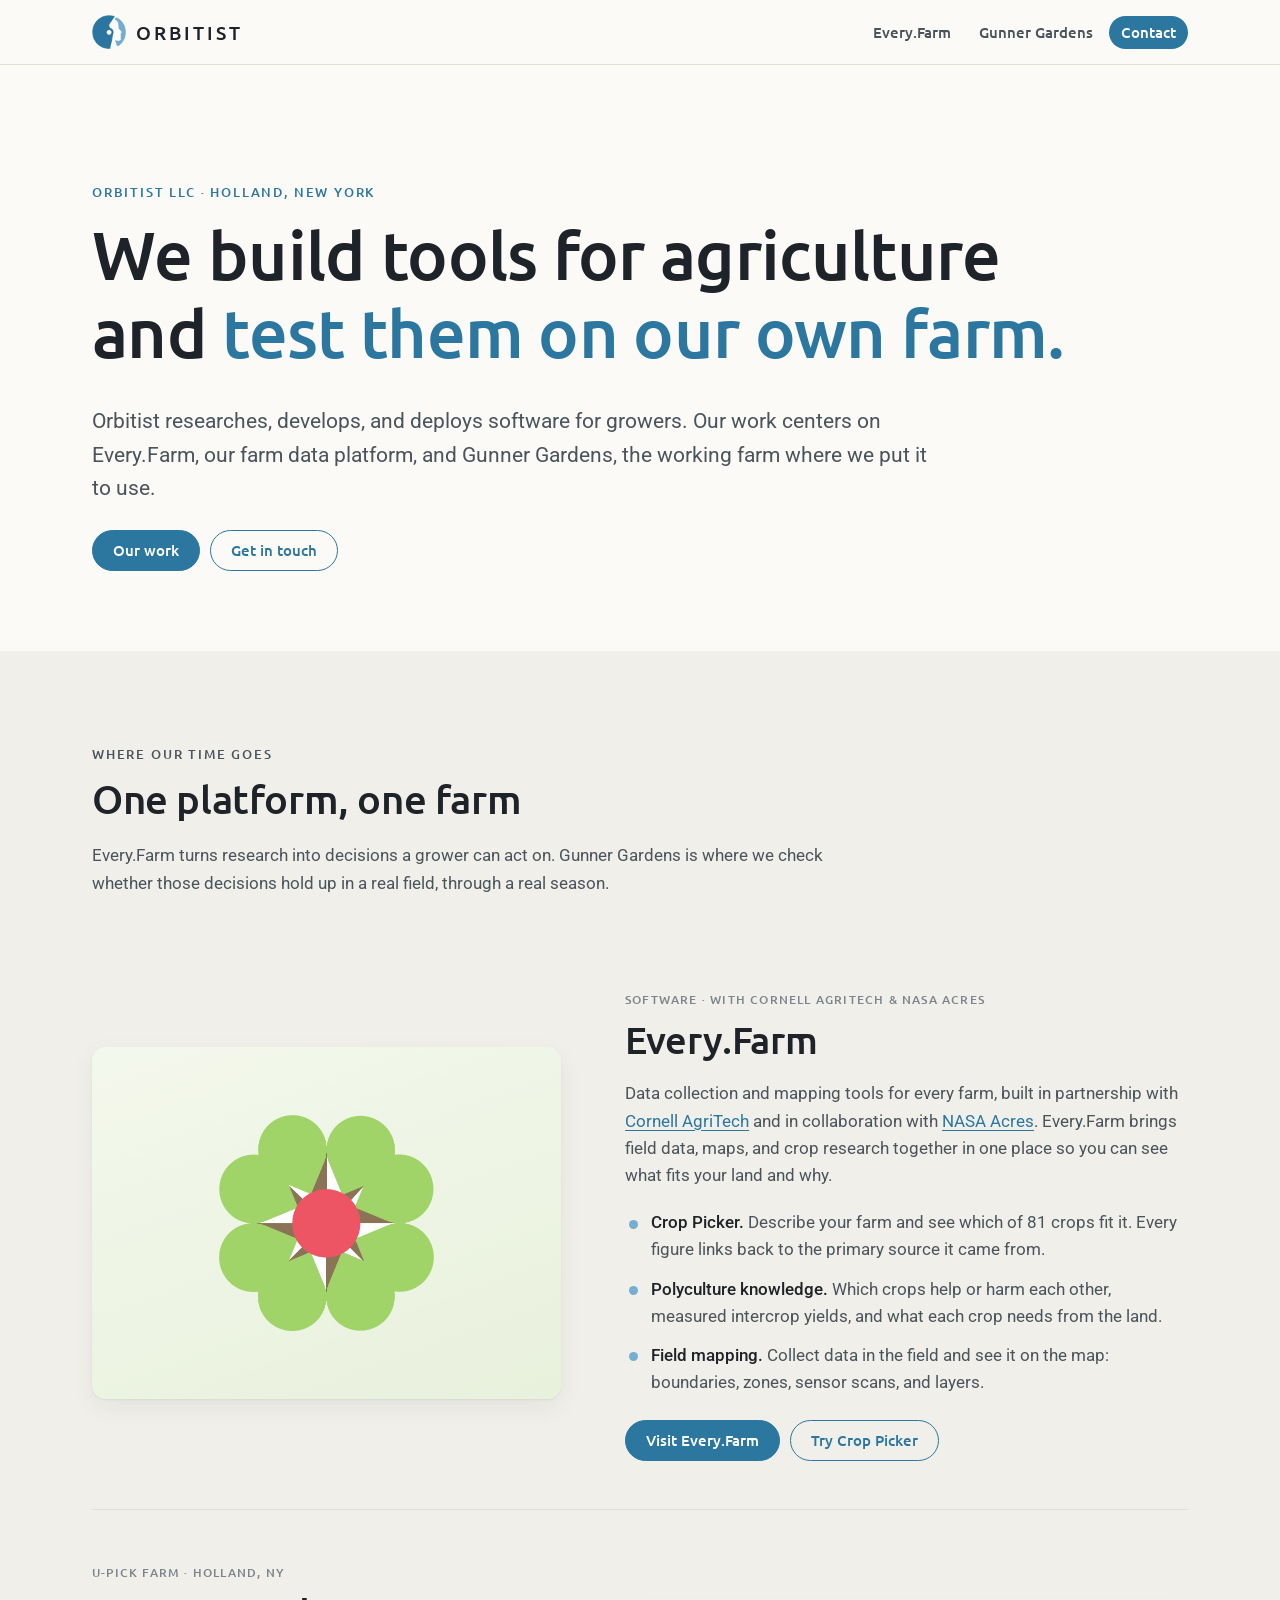
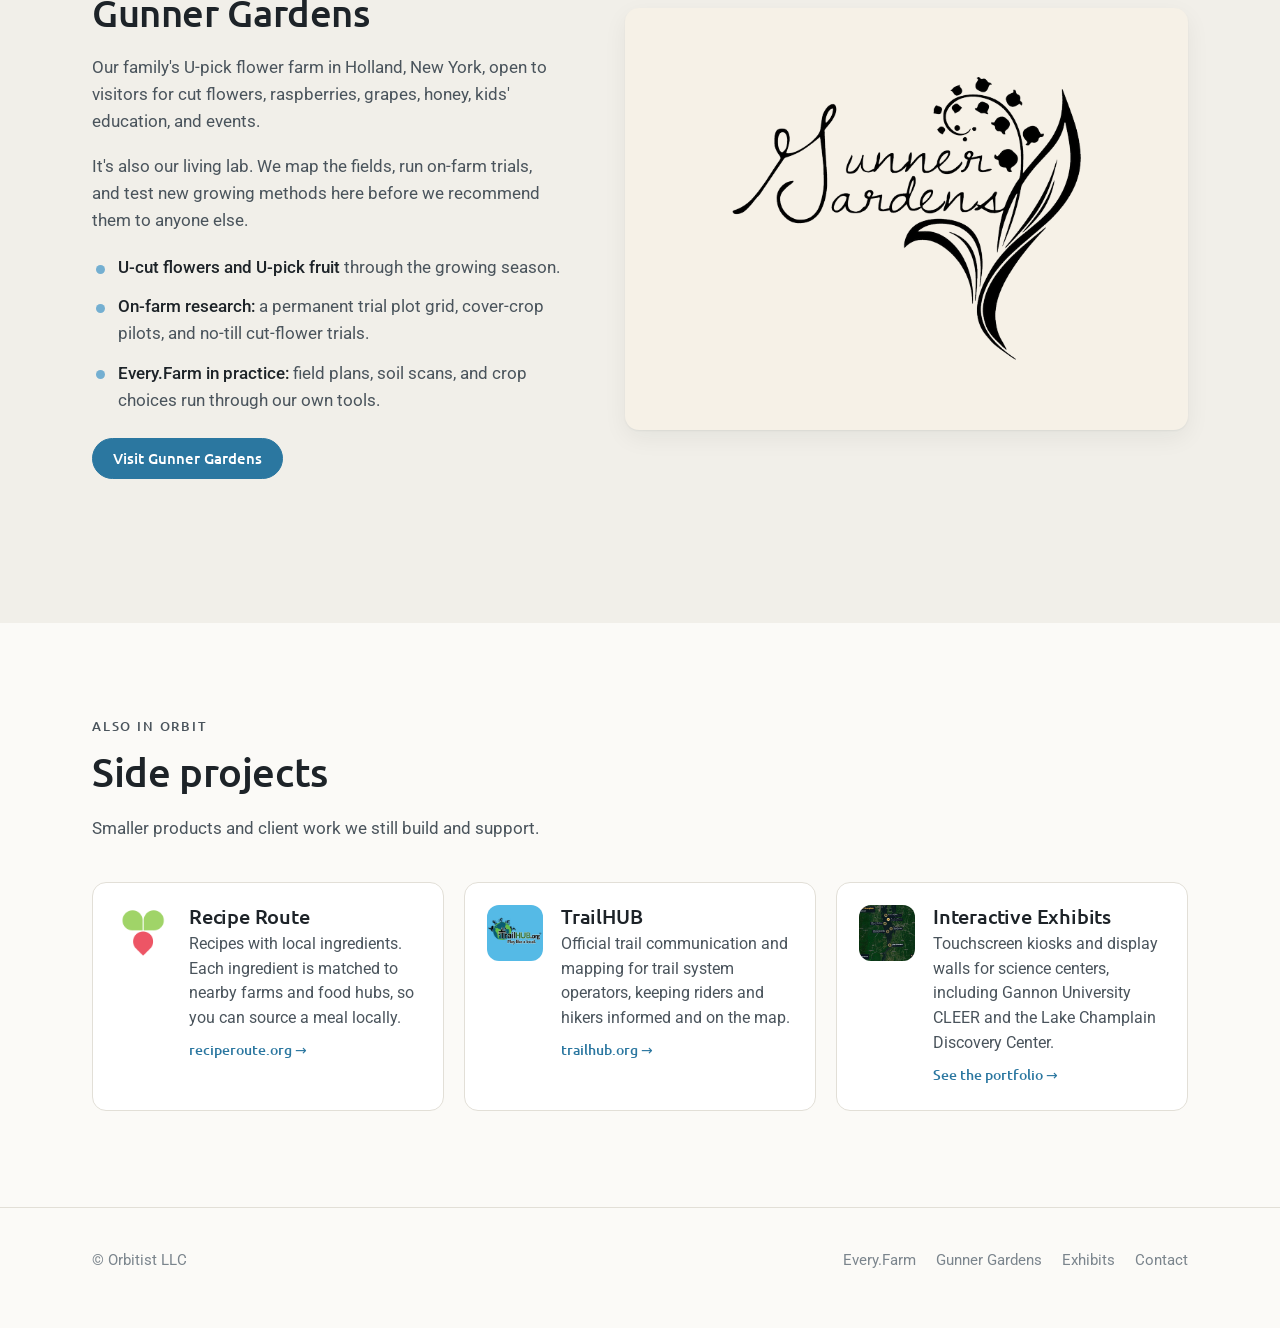
<file: orbitist.com/index.html>
<!doctype html>
<html lang="en">
<head>
  <meta charset="utf-8">
  <meta name="viewport" content="width=device-width, initial-scale=1">
  <title>Orbitist</title>
  <meta name="description" content="Orbitist researches, develops, and deploys tools for agriculture: Every.Farm, Gunner Gardens, and interactive exhibits for science centers.">
  <meta property="og:site_name" content="Orbitist">
  <meta property="og:title" content="Orbitist: tools for agriculture">
  <meta property="og:description" content="Every.Farm, Gunner Gardens, and interactive exhibits for science centers.">
  <meta property="og:url" content="https://orbitist.com/">
  <meta property="og:type" content="website">
  <meta property="og:image" content="https://orbitist.com/images/signage/great-lakes-shipwrecks.webp">
  <link rel="canonical" href="https://orbitist.com/">
  <link rel="icon" type="image/png" href="images/favicon.png">
  <link rel="preconnect" href="https://fonts.googleapis.com">
  <link rel="preconnect" href="https://fonts.gstatic.com" crossorigin>
  <link href="https://fonts.googleapis.com/css2?family=Roboto:wght@400;500&family=Ubuntu:wght@400;500&display=swap" rel="stylesheet">
  <link rel="stylesheet" href="css/site.css">
</head>
<body>

<header class="site-header">
  <div class="wrap">
    <a class="brand" href="index.html" aria-label="Orbitist home">
      <img src="images/orbitist-mark.webp" alt="" width="34" height="34">
      <span>Orbitist</span>
    </a>
    <nav class="site-nav" aria-label="Main">
      <a class="nav-optional" href="#every-farm">Every.Farm</a>
      <a class="nav-optional" href="#gunner-gardens">Gunner Gardens</a>
      <a class="nav-cta" href="contact.html">Contact</a>
    </nav>
  </div>
</header>

<main>
  <div class="hero">
    <div class="wrap">
      <p class="eyebrow">Orbitist LLC · Holland, New York</p>
      <h1>We build tools for agriculture and <em>test them on our own farm.</em></h1>
      <p class="lede">Orbitist researches, develops, and deploys software for growers. Our work centers on Every.Farm, our farm data platform, and Gunner Gardens, the working farm where we put it to use.</p>
      <div class="btn-row">
        <a class="btn solid" href="#every-farm">Our work</a>
        <a class="btn" href="contact.html">Get in touch</a>
      </div>
    </div>
  </div>

  <section class="alt" id="focus" aria-labelledby="focus-title">
    <div class="wrap">
      <div class="section-head">
        <p class="eyebrow">Where our time goes</p>
        <h2 id="focus-title">One platform, one farm</h2>
        <p>Every.Farm turns research into decisions a grower can act on. Gunner Gardens is where we check whether those decisions hold up in a real field, through a real season.</p>
      </div>

      <article class="feature" id="every-farm">
        <div class="feature-art ef">
          <img src="images/every_farm.png" alt="Every.Farm logo" width="841" height="842">
        </div>
        <div>
          <span class="tag">Software · With Cornell AgriTech &amp; NASA Acres</span>
          <h3>Every.Farm</h3>
          <p>Data collection and mapping tools for every farm, built in partnership with <a href="https://cals.cornell.edu/cornell-agritech">Cornell AgriTech</a> and in collaboration with <a href="https://www.nasaacres.org/">NASA Acres</a>. Every.Farm brings field data, maps, and crop research together in one place so you can see what fits your land and why.</p>
          <ul class="points">
            <li><strong>Crop Picker.</strong> Describe your farm and see which of 81 crops fit it. Every figure links back to the primary source it came from.</li>
            <li><strong>Polyculture knowledge.</strong> Which crops help or harm each other, measured intercrop yields, and what each crop needs from the land.</li>
            <li><strong>Field mapping.</strong> Collect data in the field and see it on the map: boundaries, zones, sensor scans, and layers.</li>
          </ul>
          <div class="btn-row">
            <a class="btn solid" href="https://every.farm">Visit Every.Farm</a>
            <a class="btn" href="https://crops.every.farm">Try Crop Picker</a>
          </div>
        </div>
      </article>

      <article class="feature flip" id="gunner-gardens">
        <div class="feature-art gg">
          <img src="images/gunner-gardens-logo.png" alt="Gunner Gardens logo" width="500" height="405">
        </div>
        <div>
          <span class="tag">U-pick farm · Holland, NY</span>
          <h3>Gunner Gardens</h3>
          <p>Our family's U-pick flower farm in Holland, New York, open to visitors for cut flowers, raspberries, grapes, honey, kids' education, and events.</p>
          <p>It's also our living lab. We map the fields, run on-farm trials, and test new growing methods here before we recommend them to anyone else.</p>
          <ul class="points">
            <li><strong>U-cut flowers and U-pick fruit</strong> through the growing season.</li>
            <li><strong>On-farm research:</strong> a permanent trial plot grid, cover-crop pilots, and no-till cut-flower trials.</li>
            <li><strong>Every.Farm in practice:</strong> field plans, soil scans, and crop choices run through our own tools.</li>
          </ul>
          <div class="btn-row">
            <a class="btn solid" href="https://gunnergardens.com">Visit Gunner Gardens</a>
          </div>
        </div>
      </article>
    </div>
  </section>

  <section id="projects" aria-labelledby="projects-title">
    <div class="wrap">
      <div class="section-head">
        <p class="eyebrow">Also in orbit</p>
        <h2 id="projects-title">Side projects</h2>
        <p>Smaller products and client work we still build and support.</p>
      </div>
      <div class="cards">
        <a class="card" href="https://reciperoute.org">
          <img src="images/recipe-route-mark.png" alt="" width="56" height="56">
          <div>
            <h3>Recipe Route</h3>
            <p>Recipes with local ingredients. Each ingredient is matched to nearby farms and food hubs, so you can source a meal locally.</p>
            <span class="go">reciperoute.org →</span>
          </div>
        </a>
        <a class="card" href="https://trailhub.org">
          <img src="images/trailhub-logo.png" alt="" width="56" height="56">
          <div>
            <h3>TrailHUB</h3>
            <p>Official trail communication and mapping for trail system operators, keeping riders and hikers informed and on the map.</p>
            <span class="go">trailhub.org →</span>
          </div>
        </a>
        <a class="card" href="signage/" id="exhibits">
          <img class="thumb" src="images/signage/champlain-shipwrecks.webp" alt="" width="56" height="56">
          <div>
            <h3>Interactive Exhibits</h3>
            <p>Touchscreen kiosks and display walls for science centers, including Gannon University CLEER and the Lake Champlain Discovery Center.</p>
            <span class="go">See the portfolio →</span>
          </div>
        </a>
      </div>
    </div>
  </section>

</main>

<footer class="site-footer">
  <div class="wrap">
    <span>© Orbitist LLC</span>
    <nav aria-label="Footer">
      <a href="https://every.farm">Every.Farm</a>
      <a href="https://gunnergardens.com">Gunner Gardens</a>
      <a href="signage/">Exhibits</a>
      <a href="contact.html">Contact</a>
    </nav>
  </div>
</footer>

</body>
</html>
</file>
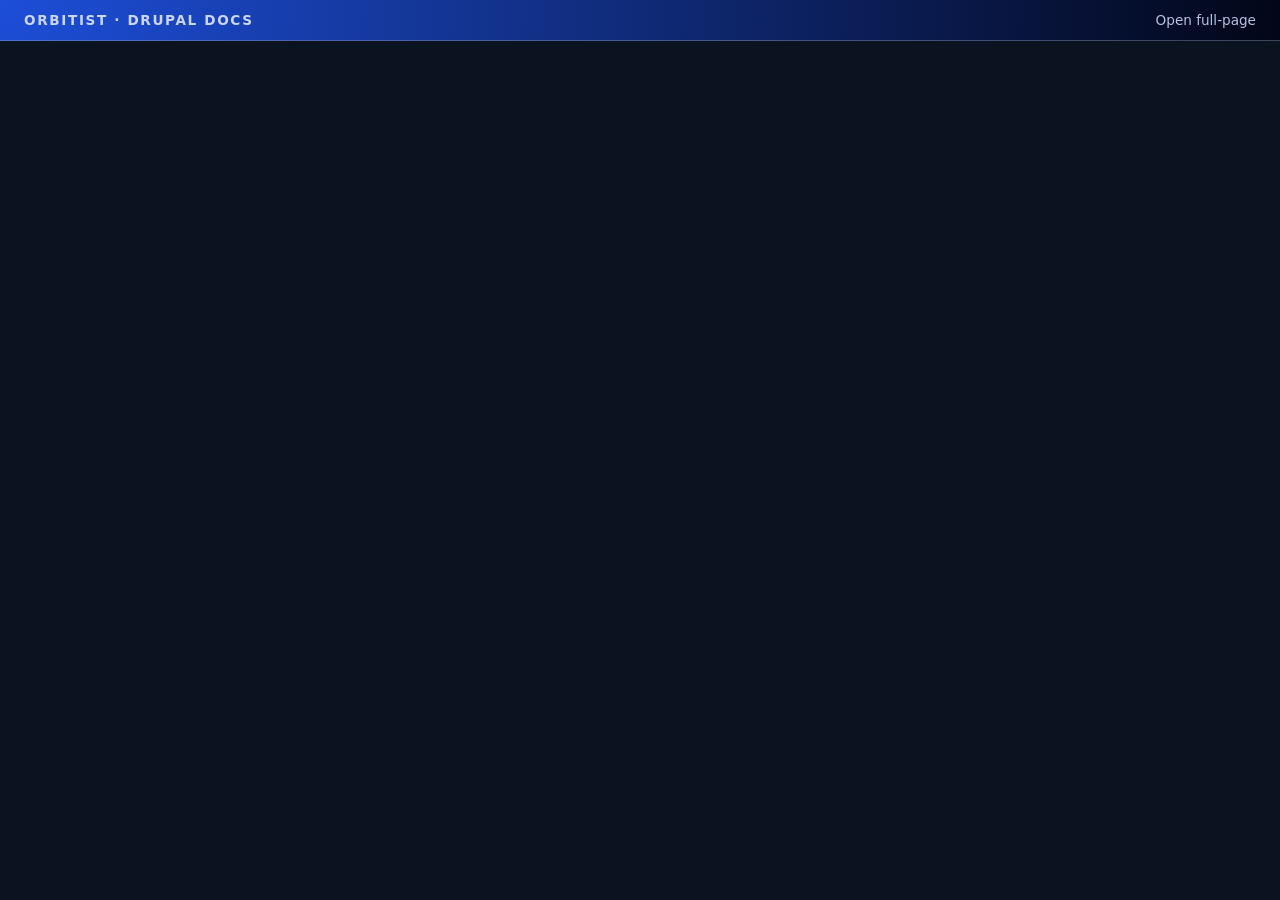
<file: orbitist.com/drupal-documentation/index.html>
<!doctype html>
<html lang="en">
  <head>
    <meta charset="utf-8" />
    <meta name="viewport" content="width=device-width, initial-scale=1" />
    <title>Drupal Documentation — Orbitist</title>
    <meta name="description" content="Drupal documentation for Orbitist, embedded from Notion." />
    <style>
      html, body {
        margin: 0;
        padding: 0;
        height: 100%;
      }
      body {
        font-family: system-ui, -apple-system, BlinkMacSystemFont, "Segoe UI", sans-serif;
        background: #0b1220;
        color: #e5e7eb;
        display: flex;
        flex-direction: column;
      }
      header {
        padding: 0.75rem 1.5rem;
        border-bottom: 1px solid rgba(148, 163, 184, 0.4);
        display: flex;
        align-items: center;
        justify-content: space-between;
        background: radial-gradient(circle at top left, #1d4ed8, #020617);
      }
      header .brand {
        display: flex;
        align-items: center;
        gap: 0.6rem;
        font-weight: 600;
      }
      header .brand span {
        letter-spacing: 0.12em;
        font-size: 0.85rem;
        text-transform: uppercase;
        color: #cbd5f5;
      }
      header a {
        color: #cbd5f5;
        text-decoration: none;
        font-size: 0.85rem;
        opacity: 0.9;
      }
      header a:hover {
        opacity: 1;
      }
      main {
        flex: 1 1 auto;
        min-height: 0;
      }
      iframe {
        border: none;
        width: 100%;
        height: 100%;
        display: block;
      }
    </style>
  </head>
  <body>
    <header>
      <div class="brand">
        <span>Orbitist · Drupal Docs</span>
      </div>
      <a href="/drupal-documentation/" aria-label="Open Drupal documentation in this window">
        Open full-page
      </a>
    </header>
    <main>
      <iframe src="https://everyfarm.notion.site/ebd//3269dde72ad680bcb93fe7deef8edfdb" width="100%" height="1000" frameborder="0" allowfullscreen />
    </main>
  </body>
</html>
</file>
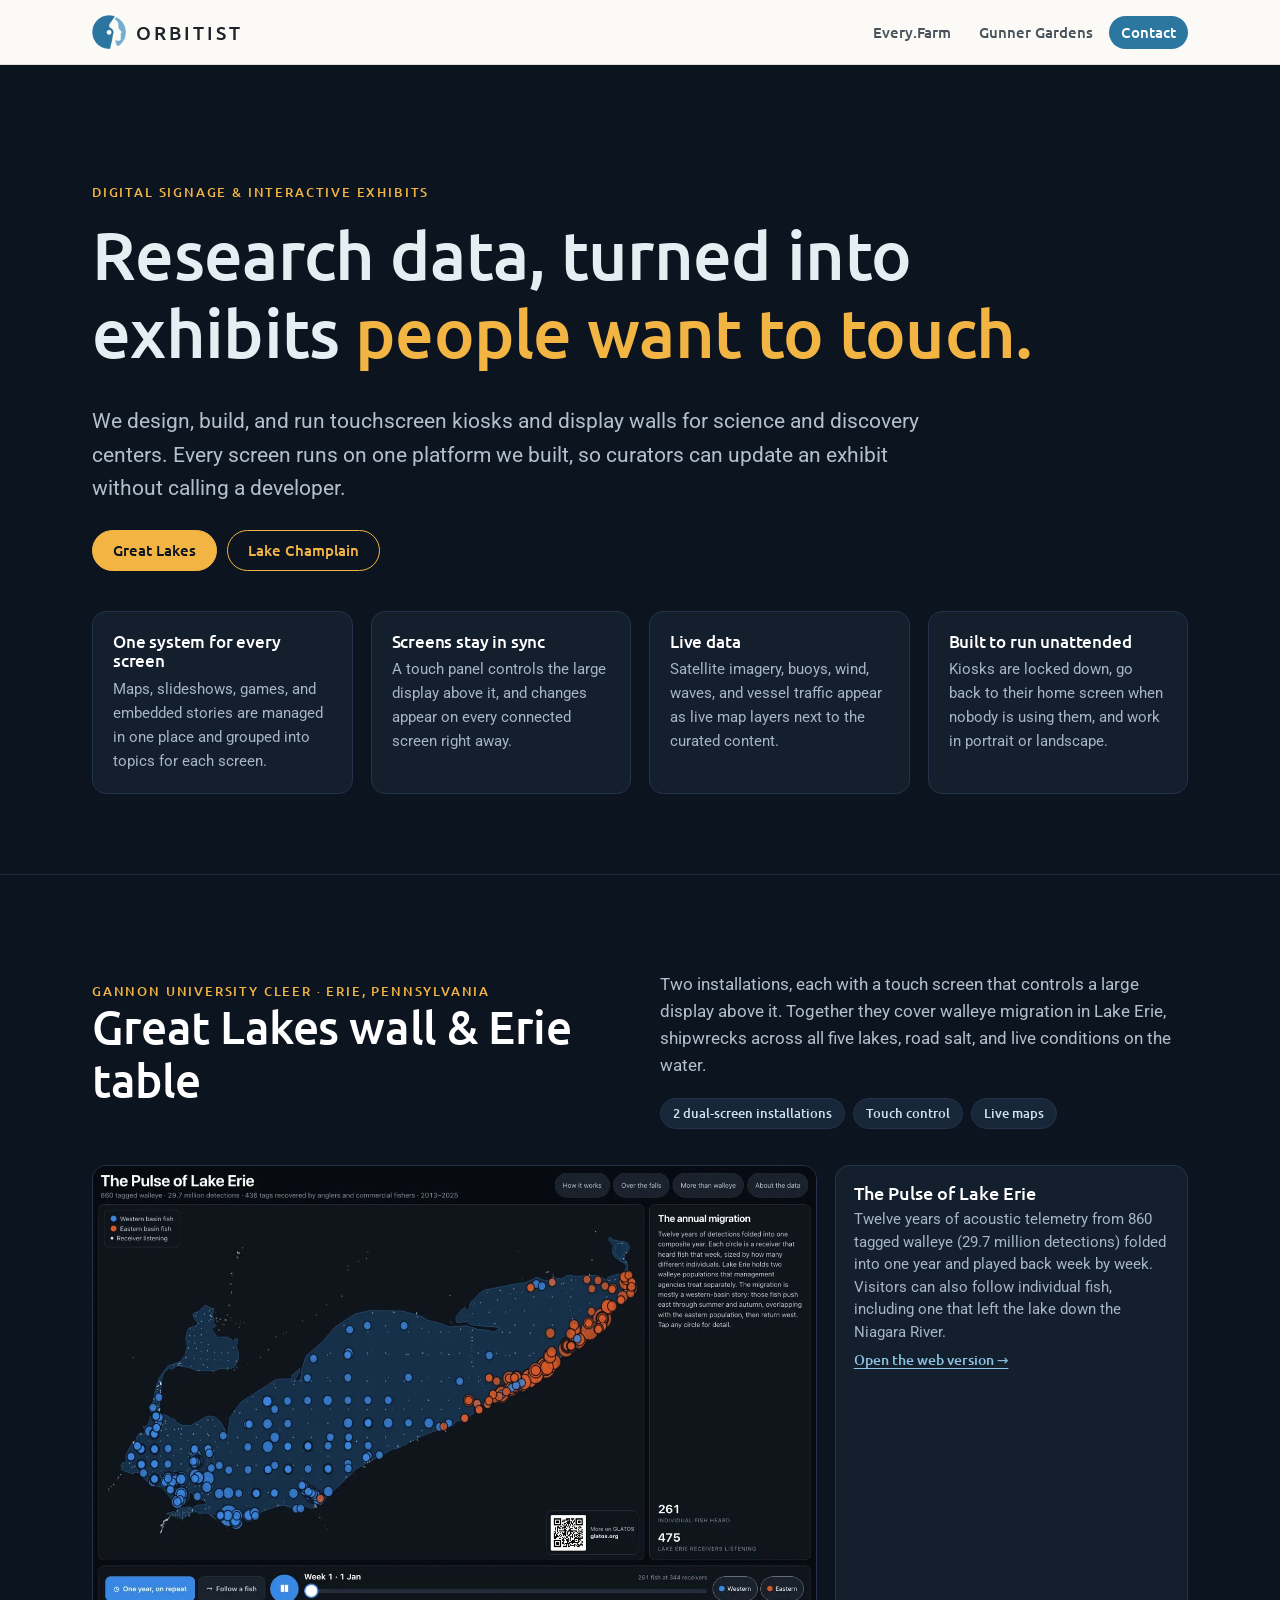
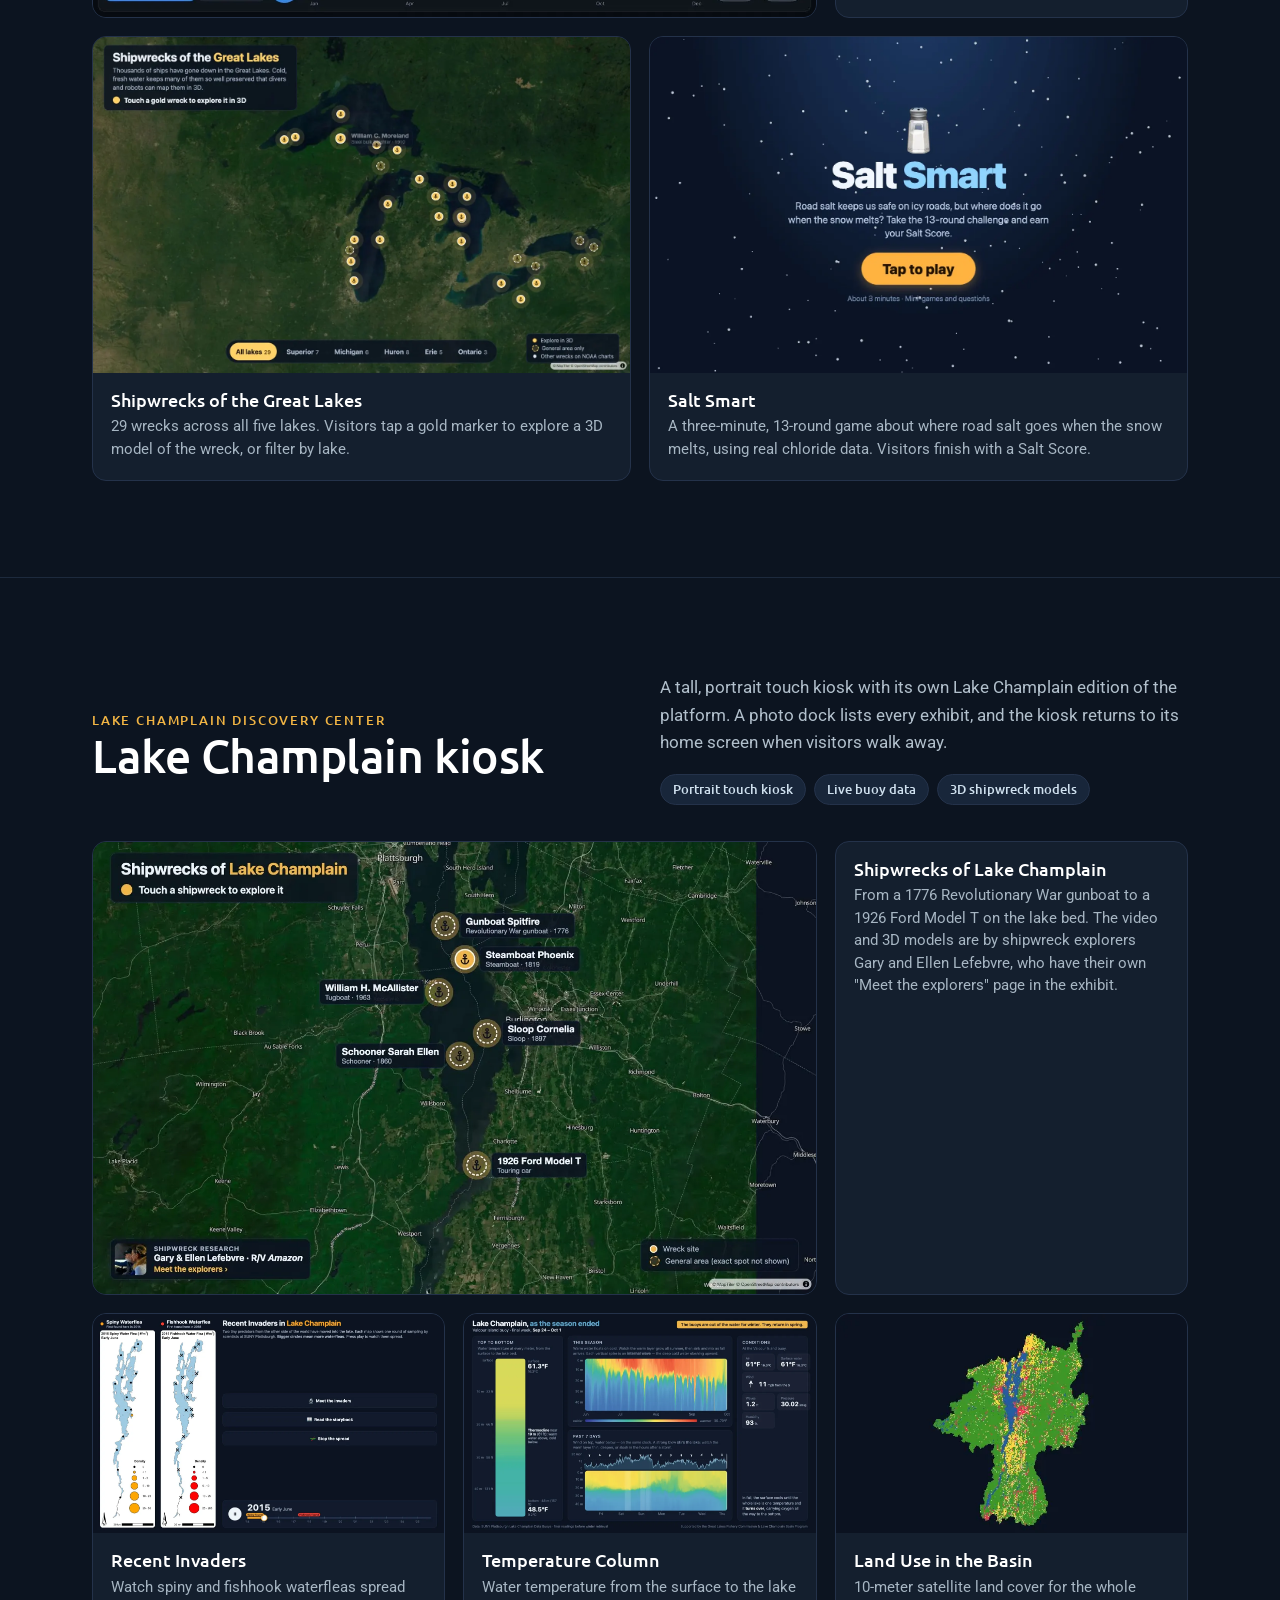
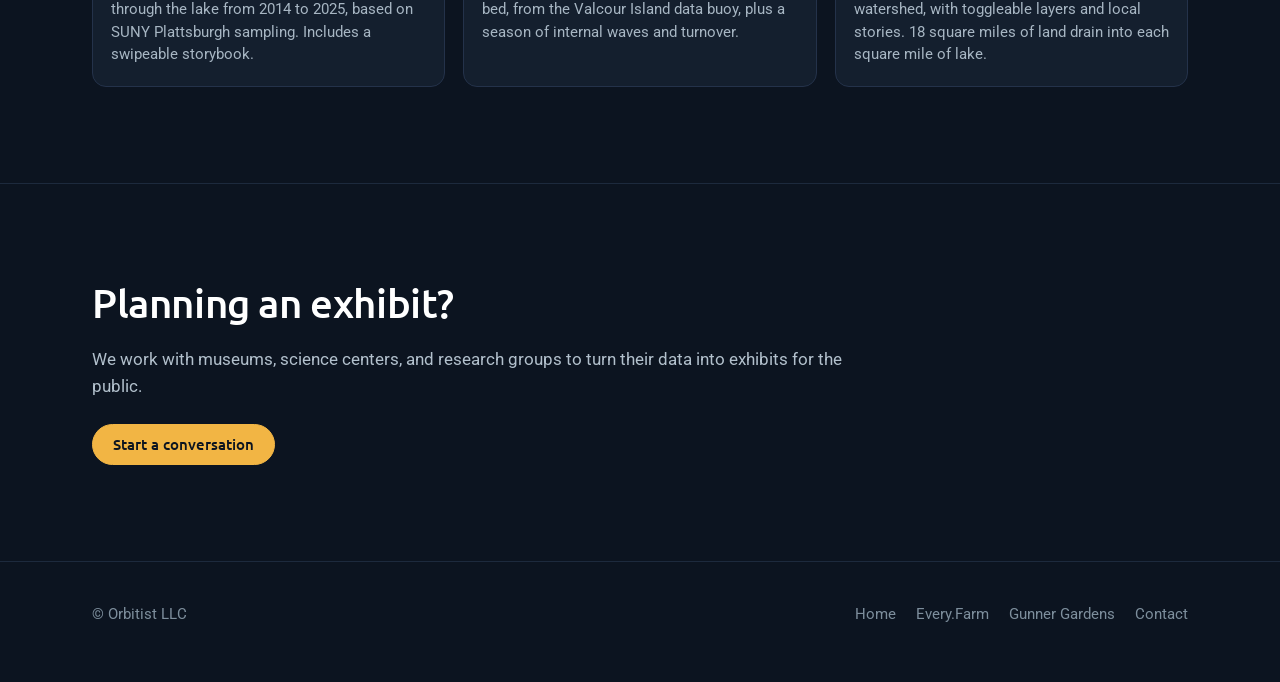
<file: orbitist.com/signage/index.html>
<!doctype html>
<html lang="en">
<head>
  <meta charset="utf-8">
  <meta name="viewport" content="width=device-width, initial-scale=1">
  <title>Interactive Exhibits | Orbitist</title>
  <meta name="description" content="Touchscreen kiosks and display walls Orbitist built for Gannon University CLEER and the Lake Champlain Discovery Center.">
  <meta property="og:site_name" content="Orbitist">
  <meta property="og:title" content="Interactive exhibits by Orbitist">
  <meta property="og:description" content="Touchscreen kiosks and display walls for science and discovery centers.">
  <meta property="og:url" content="https://orbitist.com/signage/">
  <meta property="og:type" content="website">
  <meta property="og:image" content="https://orbitist.com/images/signage/great-lakes-shipwrecks.webp">
  <link rel="canonical" href="https://orbitist.com/signage/">
  <link rel="icon" type="image/png" href="../images/favicon.png">
  <link rel="preconnect" href="https://fonts.googleapis.com">
  <link rel="preconnect" href="https://fonts.gstatic.com" crossorigin>
  <link href="https://fonts.googleapis.com/css2?family=Roboto:wght@400;500&family=Ubuntu:wght@400;500&display=swap" rel="stylesheet">
  <link rel="stylesheet" href="../css/site.css">
</head>
<body>

<header class="site-header">
  <div class="wrap">
    <a class="brand" href="../index.html" aria-label="Orbitist home">
      <img src="../images/orbitist-mark.webp" alt="" width="34" height="34">
      <span>Orbitist</span>
    </a>
    <nav class="site-nav" aria-label="Main">
      <a class="nav-optional" href="../index.html#every-farm">Every.Farm</a>
      <a class="nav-optional" href="../index.html#gunner-gardens">Gunner Gardens</a>
      <a class="nav-cta" href="../contact.html">Contact</a>
    </nav>
  </div>
</header>

<main class="night">
  <div class="hero">
    <div class="wrap">
      <p class="eyebrow">Digital signage &amp; interactive exhibits</p>
      <h1>Research data, turned into exhibits <em style="color:#f2b544">people want to touch.</em></h1>
      <p class="lede">We design, build, and run touchscreen kiosks and display walls for science and discovery centers. Every screen runs on one platform we built, so curators can update an exhibit without calling a developer.</p>
      <div class="btn-row">
        <a class="btn solid" href="#great-lakes">Great Lakes</a>
        <a class="btn" href="#lake-champlain">Lake Champlain</a>
      </div>

      <div class="platform" aria-label="Platform capabilities">
        <div>
          <h3>One system for every screen</h3>
          <p>Maps, slideshows, games, and embedded stories are managed in one place and grouped into topics for each screen.</p>
        </div>
        <div>
          <h3>Screens stay in sync</h3>
          <p>A touch panel controls the large display above it, and changes appear on every connected screen right away.</p>
        </div>
        <div>
          <h3>Live data</h3>
          <p>Satellite imagery, buoys, wind, waves, and vessel traffic appear as live map layers next to the curated content.</p>
        </div>
        <div>
          <h3>Built to run unattended</h3>
          <p>Kiosks are locked down, go back to their home screen when nobody is using them, and work in portrait or landscape.</p>
        </div>
      </div>
    </div>
  </div>

  <article class="case" id="great-lakes" aria-labelledby="gl-title">
    <div class="wrap">
      <div class="case-head">
        <div>
          <p class="eyebrow">Gannon University CLEER · Erie, Pennsylvania</p>
          <h2 id="gl-title">Great Lakes wall &amp; Erie table</h2>
        </div>
        <div>
          <p>Two installations, each with a touch screen that controls a large display above it. Together they cover walleye migration in Lake Erie, shipwrecks across all five lakes, road salt, and live conditions on the water.</p>
          <div class="facts">
            <span>2 dual-screen installations</span>
            <span>Touch control</span>
            <span>Live maps</span>
          </div>
        </div>
      </div>

      <div class="gallery">
        <figure class="wide">
          <img src="../images/signage/erie-pulse-kiosk.webp" alt="The Pulse of Lake Erie: an animated map of walleye detections at receivers across Lake Erie" loading="lazy" width="1400" height="875">
        </figure>
        <div class="stack">
          <figure>
            <figcaption>
              <strong>The Pulse of Lake Erie</strong>
              <span>Twelve years of acoustic telemetry from 860 tagged walleye (29.7 million detections) folded into one year and played back week by week. Visitors can also follow individual fish, including one that left the lake down the Niagara River.</span>
              <a href="https://orbitist.github.io/gu-cleer-fish-migration/">Open the web version →</a>
            </figcaption>
          </figure>
        </div>
        <figure class="half">
          <img src="../images/signage/great-lakes-shipwrecks.webp" alt="Shipwrecks of the Great Lakes map with gold markers for wrecks that can be explored in 3D" loading="lazy" width="1400" height="875">
          <figcaption>
            <strong>Shipwrecks of the Great Lakes</strong>
            <span>29 wrecks across all five lakes. Visitors tap a gold marker to explore a 3D model of the wreck, or filter by lake.</span>
          </figcaption>
        </figure>
        <figure class="half">
          <img src="../images/signage/salt-smart.webp" alt="Salt Smart game title screen" loading="lazy" width="1400" height="875">
          <figcaption>
            <strong>Salt Smart</strong>
            <span>A three-minute, 13-round game about where road salt goes when the snow melts, using real chloride data. Visitors finish with a Salt Score.</span>
          </figcaption>
        </figure>
      </div>
    </div>
  </article>

  <article class="case" id="lake-champlain" aria-labelledby="lc-title">
    <div class="wrap">
      <div class="case-head">
        <div>
          <p class="eyebrow">Lake Champlain Discovery Center</p>
          <h2 id="lc-title">Lake Champlain kiosk</h2>
        </div>
        <div>
          <p>A tall, portrait touch kiosk with its own Lake Champlain edition of the platform. A photo dock lists every exhibit, and the kiosk returns to its home screen when visitors walk away.</p>
          <div class="facts">
            <span>Portrait touch kiosk</span>
            <span>Live buoy data</span>
            <span>3D shipwreck models</span>
          </div>
        </div>
      </div>

      <div class="gallery">
        <figure class="wide">
          <img src="../images/signage/champlain-shipwrecks.webp" alt="Shipwrecks of Lake Champlain touch map with labeled wreck sites" loading="lazy" width="1400" height="875">
        </figure>
        <div class="stack">
          <figure>
            <figcaption>
              <strong>Shipwrecks of Lake Champlain</strong>
              <span>From a 1776 Revolutionary War gunboat to a 1926 Ford Model T on the lake bed. The video and 3D models are by shipwreck explorers Gary and Ellen Lefebvre, who have their own "Meet the explorers" page in the exhibit.</span>
            </figcaption>
          </figure>
        </div>
        <figure class="third">
          <img src="../images/signage/champlain-invaders.webp" alt="Recent Invaders exhibit with spiny and fishhook waterflea density maps" loading="lazy" width="1400" height="875">
          <figcaption>
            <strong>Recent Invaders</strong>
            <span>Watch spiny and fishhook waterfleas spread through the lake from 2014 to 2025, based on SUNY Plattsburgh sampling. Includes a swipeable storybook.</span>
          </figcaption>
        </figure>
        <figure class="third">
          <img src="../images/signage/champlain-buoy-column.webp" alt="Lake Champlain temperature column showing water temperature by depth over the season" loading="lazy" width="1400" height="875">
          <figcaption>
            <strong>Temperature Column</strong>
            <span>Water temperature from the surface to the lake bed, from the Valcour Island data buoy, plus a season of internal waves and turnover.</span>
          </figcaption>
        </figure>
        <figure class="third">
          <img src="../images/signage/champlain-land-use.webp" alt="Land cover map of the Lake Champlain basin" loading="lazy" width="480" height="300">
          <figcaption>
            <strong>Land Use in the Basin</strong>
            <span>10-meter satellite land cover for the whole watershed, with toggleable layers and local stories. 18 square miles of land drain into each square mile of lake.</span>
          </figcaption>
        </figure>
      </div>
    </div>
  </article>

  <section class="case" aria-labelledby="cta-title">
    <div class="wrap">
      <div class="section-head" style="margin-bottom:0">
        <h2 id="cta-title" style="color:#fff">Planning an exhibit?</h2>
        <p>We work with museums, science centers, and research groups to turn their data into exhibits for the public.</p>
        <div class="btn-row">
          <a class="btn solid" href="../contact.html">Start a conversation</a>
        </div>
      </div>
    </div>
  </section>
</main>

<footer class="site-footer dark">
  <div class="wrap">
    <span>© Orbitist LLC</span>
    <nav aria-label="Footer">
      <a href="../index.html">Home</a>
      <a href="https://every.farm">Every.Farm</a>
      <a href="https://gunnergardens.com">Gunner Gardens</a>
      <a href="../contact.html">Contact</a>
    </nav>
  </div>
</footer>

</body>
</html>
</file>
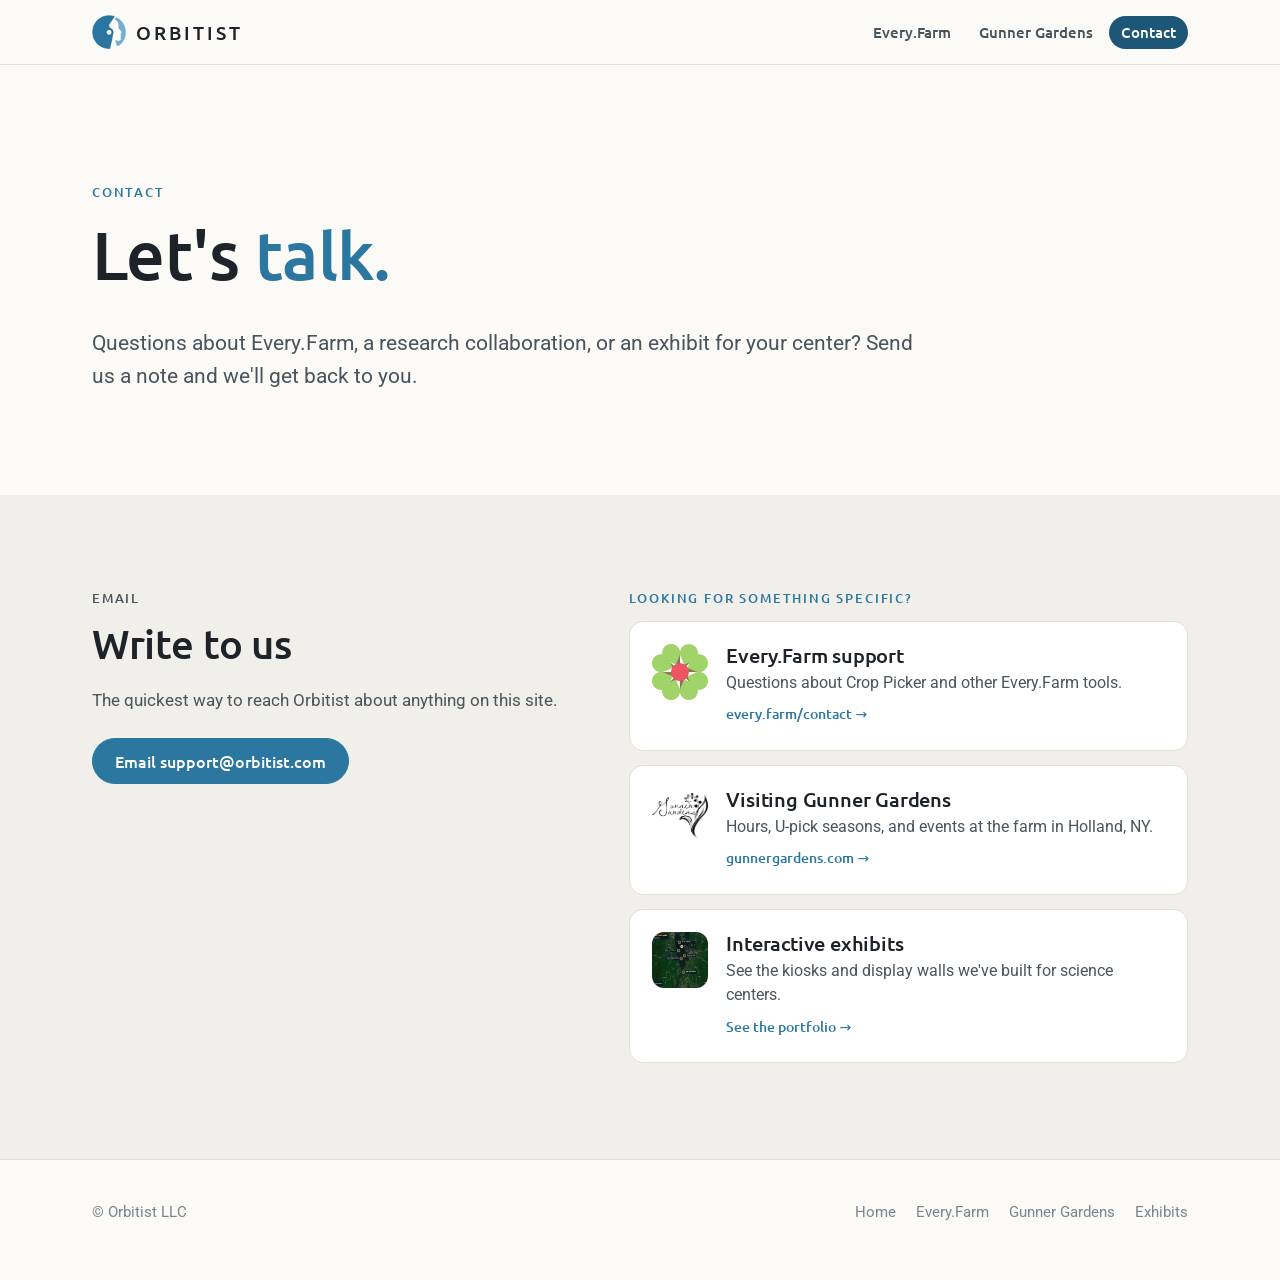
<file: orbitist.com/contact.html>
<!doctype html>
<html lang="en">
<head>
  <meta charset="utf-8">
  <meta name="viewport" content="width=device-width, initial-scale=1">
  <title>Contact | Orbitist</title>
  <meta name="description" content="Get in touch with Orbitist about Every.Farm, Gunner Gardens, or an interactive exhibit.">
  <meta property="og:site_name" content="Orbitist">
  <meta property="og:title" content="Contact Orbitist">
  <meta property="og:url" content="https://orbitist.com/contact.html">
  <meta property="og:type" content="website">
  <link rel="canonical" href="https://orbitist.com/contact.html">
  <link rel="icon" type="image/png" href="images/favicon.png">
  <link rel="preconnect" href="https://fonts.googleapis.com">
  <link rel="preconnect" href="https://fonts.gstatic.com" crossorigin>
  <link href="https://fonts.googleapis.com/css2?family=Roboto:wght@400;500&family=Ubuntu:wght@400;500&display=swap" rel="stylesheet">
  <link rel="stylesheet" href="css/site.css">
</head>
<body>

<header class="site-header">
  <div class="wrap">
    <a class="brand" href="index.html" aria-label="Orbitist home">
      <img src="images/orbitist-mark.webp" alt="" width="34" height="34">
      <span>Orbitist</span>
    </a>
    <nav class="site-nav" aria-label="Main">
      <a class="nav-optional" href="index.html#every-farm">Every.Farm</a>
      <a class="nav-optional" href="index.html#gunner-gardens">Gunner Gardens</a>
      <a class="nav-cta" href="contact.html" aria-current="page">Contact</a>
    </nav>
  </div>
</header>

<main>
  <div class="hero">
    <div class="wrap">
      <p class="eyebrow">Contact</p>
      <h1>Let's <em>talk.</em></h1>
      <p class="lede">Questions about Every.Farm, a research collaboration, or an exhibit for your center? Send us a note and we'll get back to you.</p>
    </div>
  </div>

  <section class="alt" aria-label="Ways to reach us">
    <div class="wrap contact-grid">
      <div class="contact-main">
        <p class="eyebrow">Email</p>
        <h2>Write to us</h2>
        <p>The quickest way to reach Orbitist about anything on this site.</p>
        <p class="contact-email">
          <a class="btn solid" id="email-link" href="https://every.farm/contact/">Contact us</a>
        </p>
      </div>

      <div>
        <p class="eyebrow">Looking for something specific?</p>
        <div class="cards cards-stack">
          <a class="card" href="https://every.farm/contact/">
            <img src="images/every_farm.png" alt="" width="56" height="56">
            <div>
              <h3>Every.Farm support</h3>
              <p>Questions about Crop Picker and other Every.Farm tools.</p>
              <span class="go">every.farm/contact →</span>
            </div>
          </a>
          <a class="card" href="https://gunnergardens.com">
            <img src="images/gunner-gardens-logo.png" alt="" width="56" height="56">
            <div>
              <h3>Visiting Gunner Gardens</h3>
              <p>Hours, U-pick seasons, and events at the farm in Holland, NY.</p>
              <span class="go">gunnergardens.com →</span>
            </div>
          </a>
          <a class="card" href="signage/">
            <img class="thumb" src="images/signage/champlain-shipwrecks.webp" alt="" width="56" height="56">
            <div>
              <h3>Interactive exhibits</h3>
              <p>See the kiosks and display walls we've built for science centers.</p>
              <span class="go">See the portfolio →</span>
            </div>
          </a>
        </div>
      </div>
    </div>
  </section>
</main>

<footer class="site-footer">
  <div class="wrap">
    <span>© Orbitist LLC</span>
    <nav aria-label="Footer">
      <a href="index.html">Home</a>
      <a href="https://every.farm">Every.Farm</a>
      <a href="https://gunnergardens.com">Gunner Gardens</a>
      <a href="signage/">Exhibits</a>
    </nav>
  </div>
</footer>

<script>
  // The address is assembled here rather than written into the page, so simple
  // spam scrapers don't pick it up. Without JavaScript the button falls back to
  // the Every.Farm contact page.
  (function () {
    var addr = ['support', 'orbitist.com'].join('@');
    var link = document.getElementById('email-link');
    link.href = 'mailto:' + addr;
    link.textContent = 'Email ' + addr;
  })();
</script>
</body>
</html>
</file>
<file: orbitist.com/css/site.css>
/* Orbitist — shared site styles (home + signage portfolio) */

:root {
  --blue: #2b77a0;
  --blue-light: #74afd1;
  --blue-ink: #1d5677;
  --leaf: #7fb447;
  --rose: #e9566a;
  --bg: #fbfaf7;
  --bg-alt: #f1efe9;
  --card: #ffffff;
  --ink: #1d2328;
  --ink-soft: #4a545c;
  --ink-faint: #7b858d;
  --line: #e2dfd7;
  --night: #0c1420;
  --night-card: #141f2e;
  --radius: 14px;
  --shadow: 0 1px 2px rgba(20, 30, 40, .06), 0 8px 24px rgba(20, 30, 40, .06);
  --max: 1160px;
  --gutter: clamp(16px, 4vw, 32px);
  --head: "Ubuntu", system-ui, sans-serif;
  --body: "Roboto", system-ui, sans-serif;
}

@media (prefers-color-scheme: dark) {
  :root {
    --blue: #5fa3cb;
    --blue-light: #8cc3e2;
    --blue-ink: #a9d3ec;
    --bg: #11161b;
    --bg-alt: #171d23;
    --card: #1b232b;
    --ink: #e9edf0;
    --ink-soft: #b4bec6;
    --ink-faint: #8a959e;
    --line: #2a343d;
    --shadow: 0 1px 2px rgba(0, 0, 0, .3), 0 8px 24px rgba(0, 0, 0, .25);
  }
}

* { box-sizing: border-box; }
html { scroll-behavior: smooth; scroll-padding-top: 80px; }
body {
  margin: 0;
  background: var(--bg);
  color: var(--ink);
  font: 400 17px/1.6 var(--body);
  -webkit-font-smoothing: antialiased;
}
img { max-width: 100%; display: block; }
a { color: var(--blue); text-decoration-thickness: 1px; text-underline-offset: 3px; }
a:hover { color: var(--blue-ink); }
h1, h2, h3, h4 { font-family: var(--head); line-height: 1.15; margin: 0 0 .5em; letter-spacing: -.01em; }
p { margin: 0 0 1em; }

.wrap { max-width: var(--max); margin: 0 auto; padding: 0 var(--gutter); }
.eyebrow {
  font: 500 13px/1.2 var(--head);
  letter-spacing: .14em;
  text-transform: uppercase;
  color: var(--blue);
  margin: 0 0 14px;
}
.lede { font-size: clamp(18px, 2.1vw, 21px); color: var(--ink-soft); max-width: 40em; }

/* ---------- header ---------- */
.site-header {
  position: sticky; top: 0; z-index: 10;
  background: color-mix(in srgb, var(--bg) 88%, transparent);
  backdrop-filter: saturate(1.4) blur(10px);
  -webkit-backdrop-filter: saturate(1.4) blur(10px);
  border-bottom: 1px solid var(--line);
}
.site-header .wrap { display: flex; align-items: center; gap: 24px; height: 64px; }
.brand { display: flex; align-items: center; gap: 10px; text-decoration: none; color: var(--ink); }
.brand img { width: 34px; height: 34px; }
.brand span { font: 500 19px/1 var(--head); letter-spacing: .16em; text-transform: uppercase; }
.site-nav { margin-left: auto; display: flex; gap: 4px; flex-wrap: wrap; }
.site-nav a {
  color: var(--ink-soft); text-decoration: none; font: 500 15px/1 var(--head);
  padding: 9px 12px; border-radius: 999px;
}
.site-nav a:hover, .site-nav a[aria-current="page"] { color: var(--ink); background: var(--bg-alt); }
.site-nav .nav-cta { color: #fff; background: var(--blue); }
.site-nav .nav-cta:hover, .site-nav .nav-cta[aria-current="page"] { color: #fff; background: var(--blue-ink); }
@media (prefers-color-scheme: dark) { .site-nav .nav-cta, .site-nav .nav-cta:hover, .site-nav .nav-cta[aria-current="page"] { color: #0c1420; } }
@media (max-width: 760px) {
  .site-nav .nav-optional { display: none; }
  .brand span { display: none; }
}

/* ---------- buttons ---------- */
.btn {
  display: inline-flex; align-items: center; gap: 8px;
  padding: 12px 20px; border-radius: 999px;
  font: 500 15px/1 var(--head); text-decoration: none;
  border: 1px solid var(--blue); color: var(--blue); background: transparent;
  transition: background .15s, color .15s;
}
.btn:hover { background: var(--blue); color: #fff; }
.btn.solid { background: var(--blue); color: #fff; }
.btn.solid:hover { background: var(--blue-ink); border-color: var(--blue-ink); }
@media (prefers-color-scheme: dark) { .btn:hover, .btn.solid { color: #0c1420; } }
.btn-row { display: flex; flex-wrap: wrap; gap: 10px; margin-top: 24px; }

/* ---------- hero ---------- */
.hero { padding: clamp(56px, 10vw, 120px) 0 clamp(40px, 7vw, 80px); }
.hero h1 { font-size: clamp(38px, 6.4vw, 68px); font-weight: 500; max-width: 15em; }
.hero h1 em { font-style: normal; color: var(--blue); }

/* ---------- sections ---------- */
section { padding: clamp(48px, 8vw, 96px) 0; }
section.alt { background: var(--bg-alt); }
.section-head { margin-bottom: 40px; max-width: 46em; }
.section-head h2 { font-size: clamp(28px, 4vw, 40px); font-weight: 500; }
.section-head p { color: var(--ink-soft); }

/* ---------- flagship features ---------- */
.feature {
  display: grid; grid-template-columns: minmax(0, 5fr) minmax(0, 6fr);
  gap: clamp(28px, 5vw, 64px); align-items: center;
  padding: clamp(28px, 4vw, 48px) 0;
}
.feature + .feature { border-top: 1px solid var(--line); }
.feature.flip .feature-art { order: 2; }
.feature-art {
  aspect-ratio: 4 / 3; border-radius: var(--radius); background: var(--card);
  box-shadow: var(--shadow); display: grid; place-items: center; overflow: hidden;
}
.feature-art img { width: 46%; height: auto; }
.feature-art.gg { background: #f6f1e7; }
.feature-art.gg img { width: 62%; }
.feature-art.ef { background: linear-gradient(160deg, #f3f8ec, #e8f1dc); }
@media (prefers-color-scheme: dark) {
  .feature-art.ef { background: linear-gradient(160deg, #1f2a1b, #18221a); }
  .feature-art.gg { background: #efe9dc; }
}
.feature h3 { font-size: clamp(28px, 3.6vw, 38px); font-weight: 500; }
.feature .tag {
  display: inline-block; font: 500 12px/1 var(--head); letter-spacing: .1em; text-transform: uppercase;
  color: var(--ink-faint); margin-bottom: 12px;
}
.feature p { color: var(--ink-soft); }
.points { list-style: none; padding: 0; margin: 20px 0 0; display: grid; gap: 12px; }
.points li { padding-left: 26px; position: relative; color: var(--ink-soft); }
.points li::before {
  content: ""; position: absolute; left: 4px; top: .62em; width: 9px; height: 9px;
  border-radius: 50%; background: var(--blue-light);
}
.points strong { color: var(--ink); font-weight: 500; }
@media (max-width: 820px) {
  .feature { grid-template-columns: 1fr; }
  .feature.flip .feature-art { order: 0; }
}

/* ---------- small project cards ---------- */
.cards { display: grid; grid-template-columns: repeat(auto-fit, minmax(280px, 1fr)); gap: 20px; }
.card {
  display: flex; gap: 18px; align-items: flex-start;
  background: var(--card); border: 1px solid var(--line); border-radius: var(--radius);
  padding: 22px; text-decoration: none; color: inherit;
  transition: transform .15s, box-shadow .15s, border-color .15s;
}
a.card:hover { transform: translateY(-2px); box-shadow: var(--shadow); border-color: transparent; color: inherit; }
.card img { width: 56px; height: 56px; border-radius: 12px; object-fit: contain; background: #fff; flex: none; }
.card img.thumb { object-fit: cover; background: var(--night); }
.card h3 { font-size: 20px; font-weight: 500; margin-bottom: 4px; }
.card p { color: var(--ink-soft); font-size: 15.5px; margin: 0; }
.card .go { font: 500 14px/1 var(--head); color: var(--blue); margin-top: 12px; display: inline-block; }

/* ---------- signage teaser + gallery (dark band) ---------- */
.night {
  background: var(--night); color: #e6edf3;
  --ink: #eef3f7; --ink-soft: #b2c0cc; --ink-faint: #7d8e9c; --line: #24324a; --card: var(--night-card);
}
.night .eyebrow { color: #f2b544; }
.night a { color: #8cc3e2; }
.night .btn { border-color: #f2b544; color: #f2b544; }
.night .btn:hover, .night .btn.solid { background: #f2b544; color: #0c1420; }
.shot-cards { display: grid; grid-template-columns: repeat(auto-fit, minmax(300px, 1fr)); gap: 24px; }
.shot-card {
  display: block; text-decoration: none; color: inherit;
  background: var(--night-card); border: 1px solid #24324a; border-radius: var(--radius); overflow: hidden;
  transition: transform .15s, border-color .15s;
}
.shot-card:hover { transform: translateY(-3px); border-color: #3a4f6e; color: inherit; }
.shot-card img { aspect-ratio: 16 / 10; object-fit: cover; object-position: top left; width: 100%; height: auto; }
.shot-card .body { padding: 20px 22px 24px; }
.shot-card h3 { font-size: 22px; font-weight: 500; margin-bottom: 4px; color: #fff; }
.shot-card .where { font-size: 14px; color: #f2b544; margin-bottom: 10px; font-family: var(--head); }
.shot-card p { color: #b2c0cc; font-size: 15.5px; margin: 0; }

/* signage page: case studies */
.case { padding: clamp(48px, 8vw, 96px) 0; border-top: 1px solid #1d2a3d; }
.case-head { display: grid; grid-template-columns: minmax(0, 1fr) minmax(0, 1fr); gap: 40px; align-items: end; margin-bottom: 36px; }
.case-head h2 { font-size: clamp(30px, 4.4vw, 46px); font-weight: 500; color: #fff; }
.case-head p { color: #b2c0cc; margin: 0; }
.facts { display: flex; flex-wrap: wrap; gap: 8px; margin-top: 18px; }
.facts span {
  font: 500 13px/1 var(--head); padding: 8px 12px; border-radius: 999px;
  background: #18263a; color: #cfe0ee; border: 1px solid #24324a;
}
@media (max-width: 820px) { .case-head { grid-template-columns: 1fr; gap: 16px; } }

.gallery { display: grid; grid-template-columns: repeat(6, 1fr); gap: 18px; }
.gallery figure { margin: 0; background: var(--night-card); border: 1px solid #24324a; border-radius: var(--radius); overflow: hidden; }
.gallery figure.wide { grid-column: span 4; }
.gallery figure.half { grid-column: span 3; }
.gallery figure.third { grid-column: span 2; }
.gallery img { width: 100%; height: auto; aspect-ratio: 16 / 10; object-fit: cover; object-position: top left; }
.gallery figure.wide img { aspect-ratio: 16 / 10; }
.gallery figcaption { padding: 16px 18px 20px; }
.gallery figcaption strong { display: block; font: 500 18px/1.25 var(--head); color: #fff; margin-bottom: 4px; }
.gallery figcaption span { color: #a7b6c3; font-size: 15px; line-height: 1.5; display: block; }
.gallery figcaption a { font: 500 14px/1 var(--head); display: inline-block; margin-top: 10px; }
.gallery .stack { grid-column: span 2; display: grid; gap: 18px; }
@media (max-width: 900px) {
  .gallery { grid-template-columns: 1fr 1fr; }
  .gallery figure.wide, .gallery figure.half, .gallery figure.third, .gallery .stack { grid-column: span 2; }
  .gallery .stack { grid-template-columns: 1fr 1fr; }
}
@media (max-width: 560px) {
  .gallery { grid-template-columns: 1fr; }
  .gallery figure.wide, .gallery figure.half, .gallery figure.third, .gallery .stack { grid-column: span 1; }
  .gallery .stack { grid-template-columns: 1fr; }
}

.platform { display: grid; grid-template-columns: repeat(auto-fit, minmax(220px, 1fr)); gap: 18px; margin-top: 40px; }
.platform div { background: var(--night-card); border: 1px solid #24324a; border-radius: var(--radius); padding: 20px; }
.platform h3 { font-size: 17px; font-weight: 500; color: #fff; margin-bottom: 6px; }
.platform p { color: #a7b6c3; font-size: 15px; margin: 0; }

/* ---------- contact page ---------- */
.contact-grid { display: grid; grid-template-columns: minmax(0, 5fr) minmax(0, 6fr); gap: clamp(32px, 6vw, 72px); align-items: start; }
.contact-main h2 { font-size: clamp(28px, 4vw, 40px); font-weight: 500; }
.contact-main p { color: var(--ink-soft); }
.contact-email { margin-top: 24px; }
.contact-email .btn { font-size: 16px; padding: 14px 22px; }
.cards-stack { grid-template-columns: 1fr; gap: 14px; }
@media (max-width: 820px) { .contact-grid { grid-template-columns: 1fr; } }

/* ---------- footer ---------- */
.site-footer { padding: 40px 0 56px; border-top: 1px solid var(--line); color: var(--ink-faint); font-size: 15px; }
.night + .site-footer, .site-footer.dark { background: var(--night); border-top-color: #1d2a3d; color: #7d8e9c; }
.site-footer .wrap { display: flex; flex-wrap: wrap; gap: 16px 32px; align-items: center; justify-content: space-between; }
.site-footer nav { display: flex; gap: 20px; flex-wrap: wrap; }
.site-footer a { color: inherit; text-decoration: none; }
.site-footer a:hover { color: var(--blue); }
</file>
